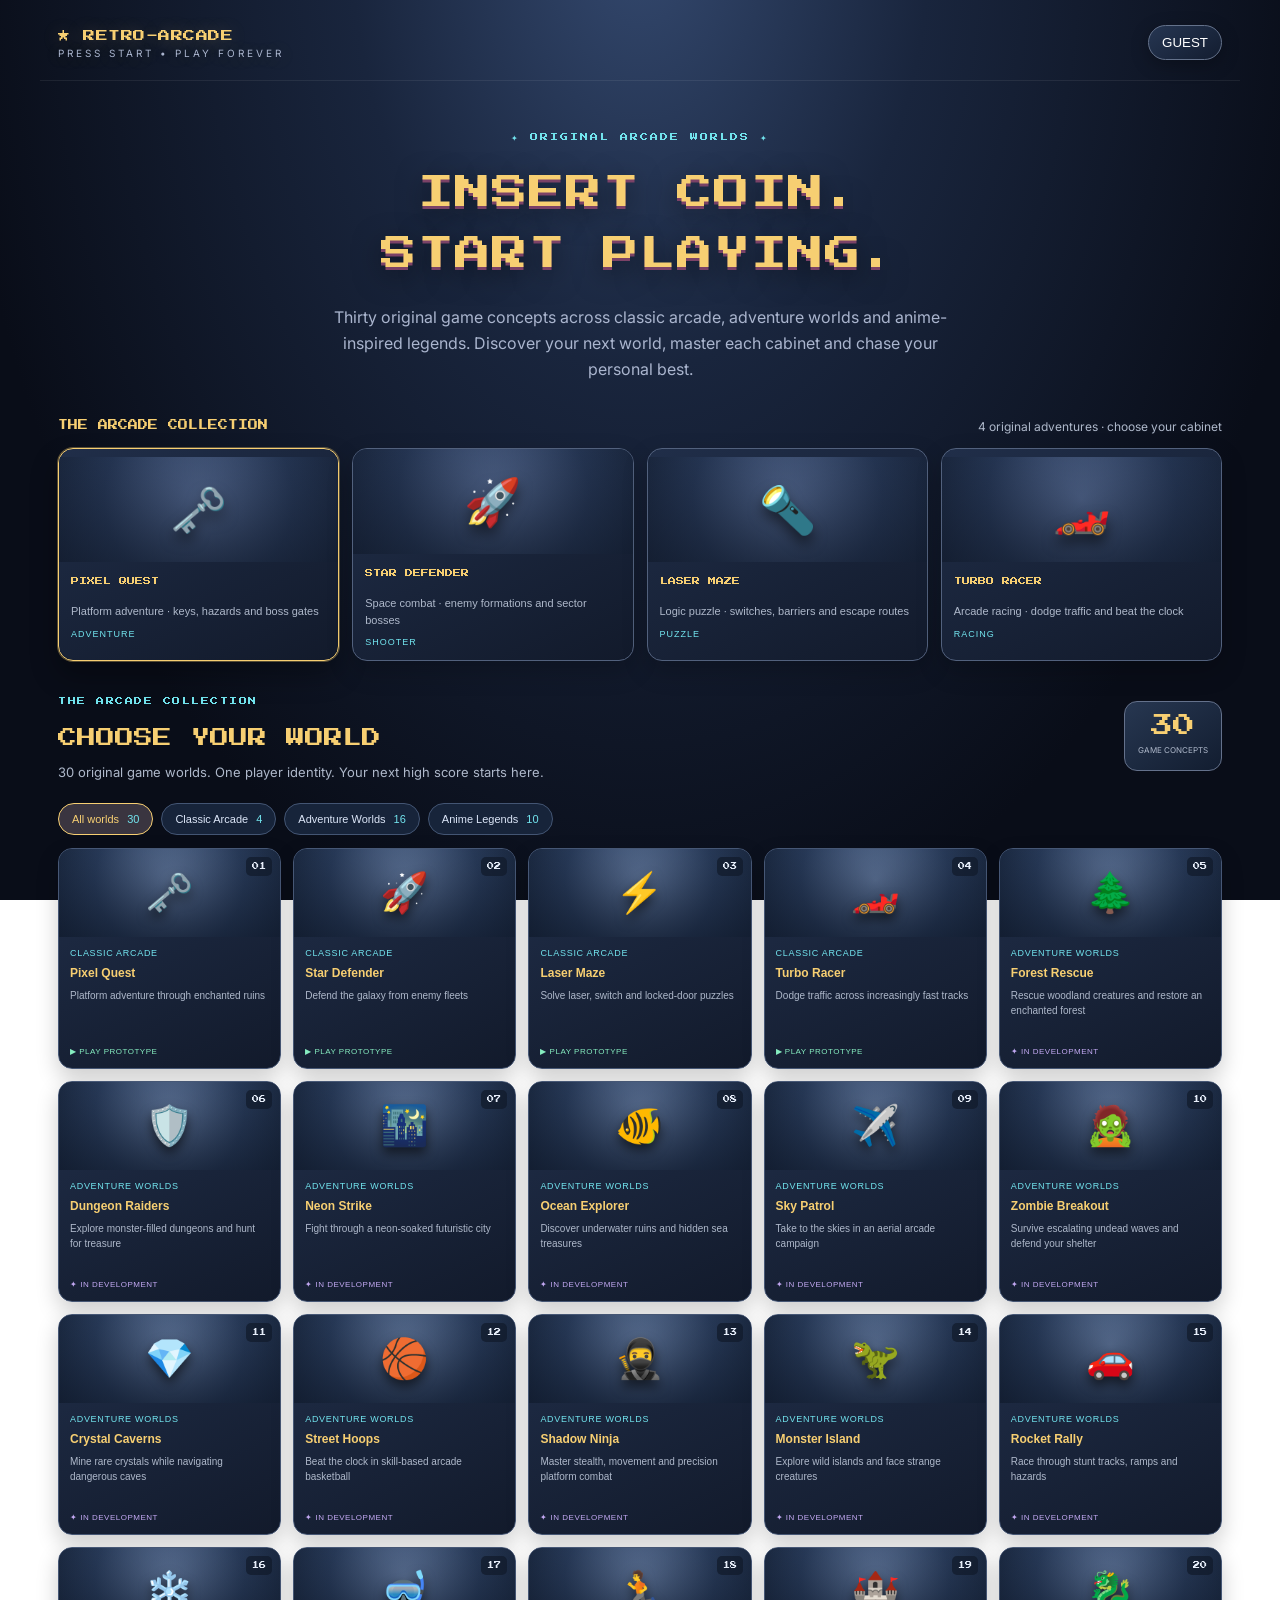
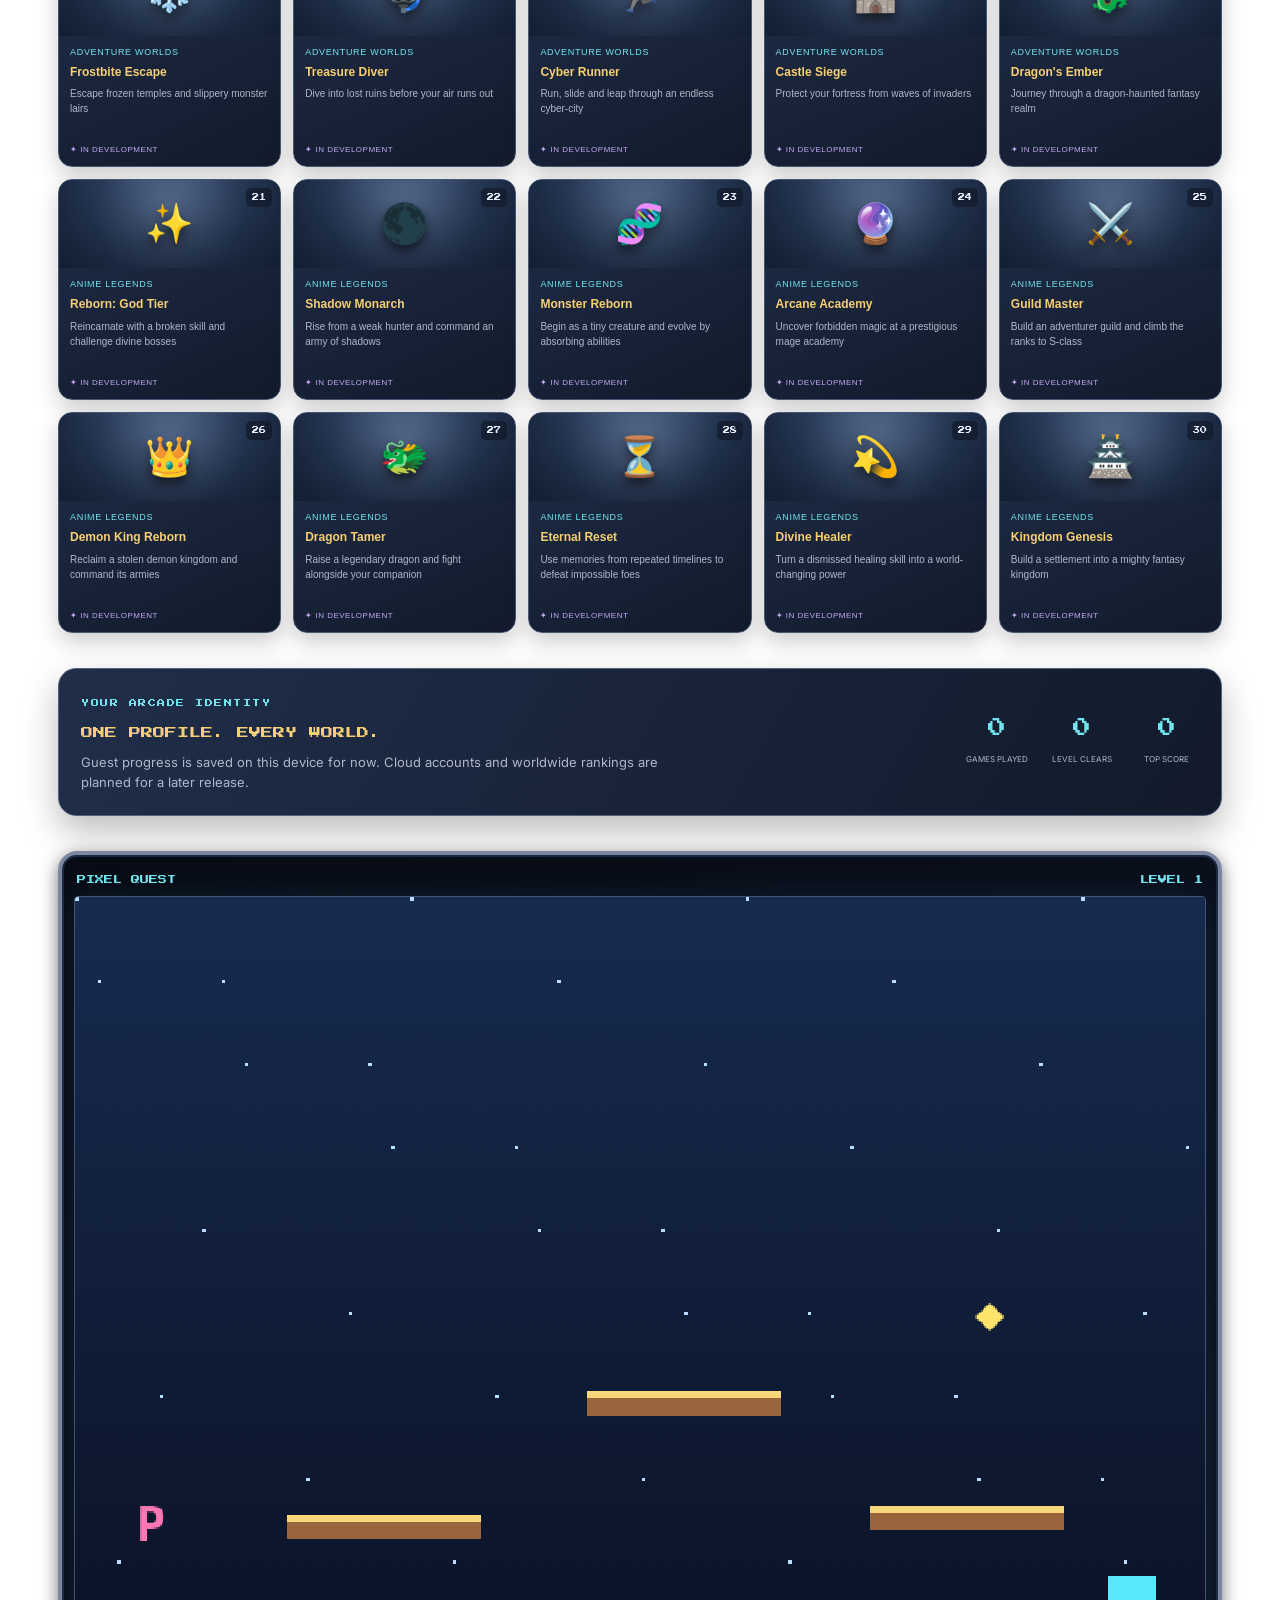
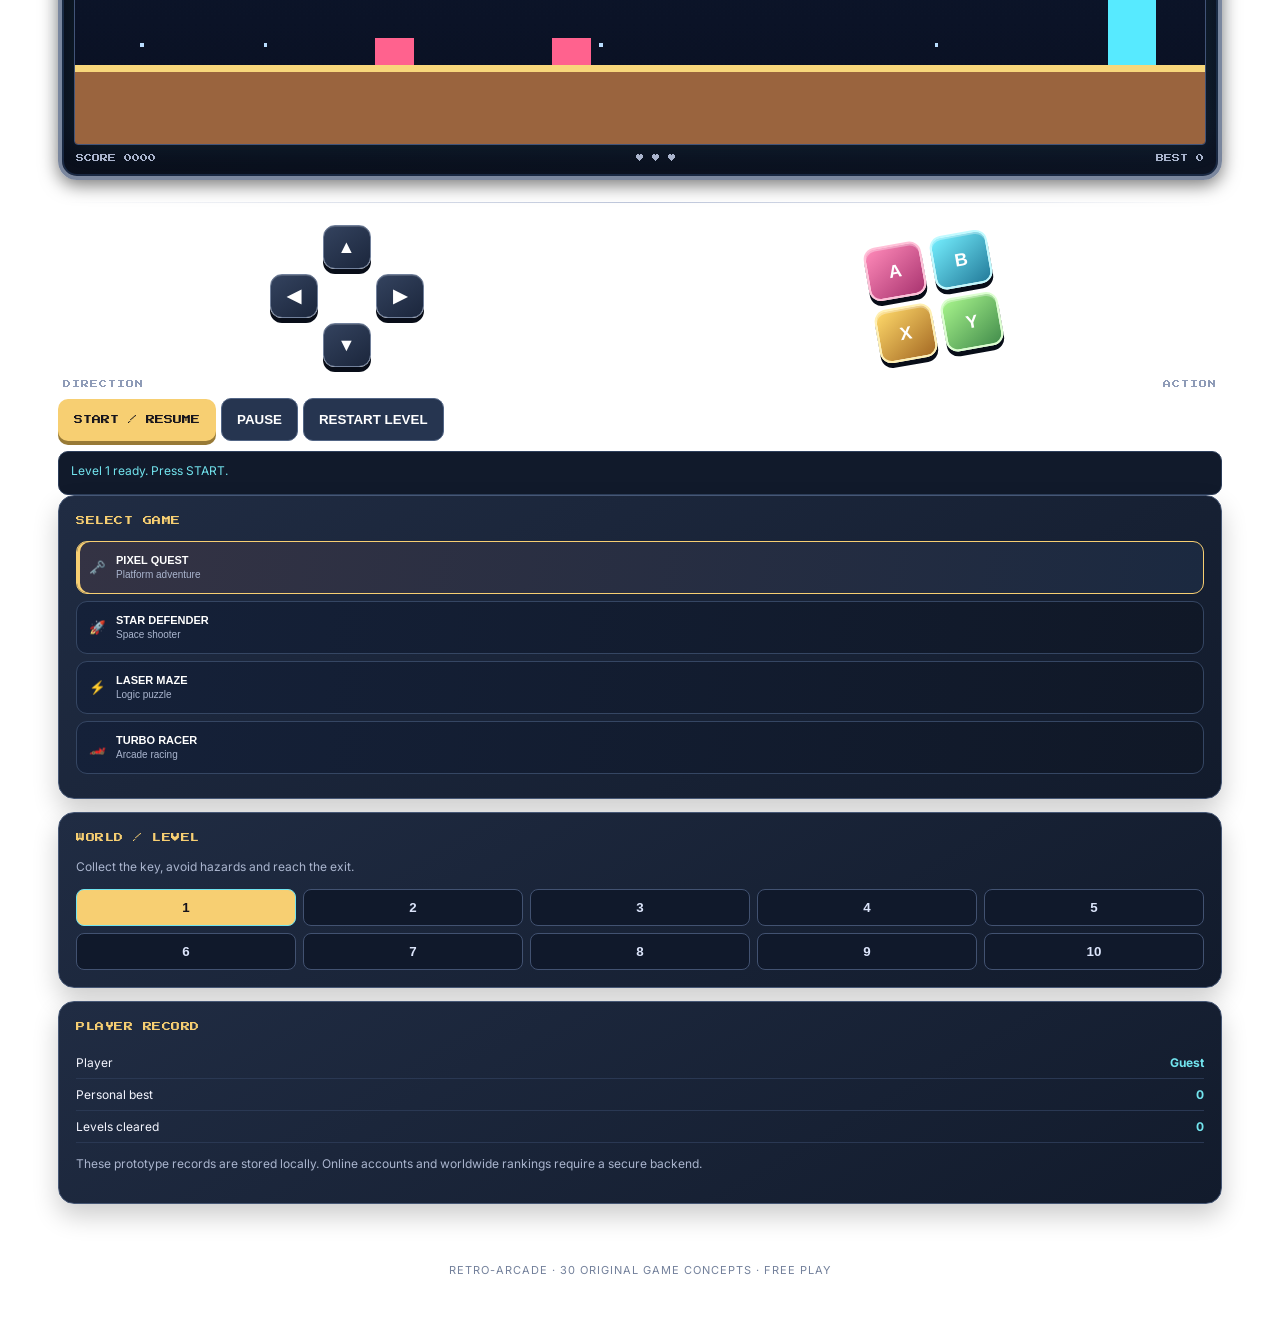
<file: retro-arcade-v5-index.html>
<!doctype html>
<html lang="en"><head><meta charset="utf-8"><meta name="viewport" content="width=device-width,initial-scale=1,viewport-fit=cover"><meta name="theme-color" content="#090d18"><title>RETRO-ARCADE — Arcade Edition</title>
<style>
@import url('https://fonts.googleapis.com/css2?family=Press+Start+2P&family=Inter:wght@400;700;800&display=swap');
:root{--gold:#ffd45a;--cyan:#57eaff;--pink:#ff6cae}*{box-sizing:border-box}body{margin:0;background:radial-gradient(ellipse at top,#26375e,#080c16 65%);color:#f5f6ff;font-family:Inter,sans-serif}header,main,footer{max-width:1100px;margin:auto;padding:18px}.brand{font:11px 'Press Start 2P';color:var(--gold);line-height:1.8}.brand small{display:block;font:10px Inter;letter-spacing:3px;color:#aab5ce}header{display:flex;justify-content:space-between;align-items:center}.chip{background:#202b43;color:white;border:1px solid #53617e;border-radius:20px;padding:9px 13px}.hero{text-align:center;padding:12px 0 24px}.hero h1{font:clamp(19px,4vw,34px)/1.7 'Press Start 2P';color:var(--gold);text-shadow:4px 4px #813f70}.hero p{color:#aab5ce;line-height:1.6}.layout{display:grid;grid-template-columns:minmax(0,1fr) 290px;gap:20px}.cabinet{max-width:620px;margin:auto;background:linear-gradient(145deg,#222c42,#101725);border:2px solid #53617e;border-radius:30px;padding:16px;box-shadow:0 20px 55px #0009}.screen{background:#050812;border:3px solid #65718c;border-radius:13px;padding:9px}.bar{display:flex;justify-content:space-between;color:var(--cyan);font:8px 'Press Start 2P';padding:6px 2px 10px}canvas{display:block;width:100%;aspect-ratio:4/3;background:#0b1530;border:1px solid #425478;image-rendering:pixelated;touch-action:none}.foot{display:flex;justify-content:space-between;color:#aab5ce;font:7px 'Press Start 2P';padding:9px 2px 2px}.divider{height:2px;background:linear-gradient(90deg,transparent,#68758e,transparent);margin:17px 3px}.controls{display:grid;grid-template-columns:1fr 1fr;align-items:center;gap:10px}.dpad{display:grid;grid-template-columns:repeat(3,43px);grid-template-rows:repeat(3,40px);justify-content:center;gap:4px}.ctrl{background:linear-gradient(145deg,#34435f,#1b263c);border:1px solid #71809b;color:white;border-radius:10px;box-shadow:0 4px #080d18;font-size:18px;font-weight:800;touch-action:none;user-select:none}.ctrl:active,.ctrl.down{transform:translateY(3px);box-shadow:0 1px #080d18}.dpad [data-k=up]{grid-area:1/2}.dpad [data-k=left]{grid-area:2/1}.dpad [data-k=right]{grid-area:2/3}.dpad [data-k=down]{grid-area:3/2}.actions{display:grid;grid-template-columns:repeat(2,53px);grid-template-rows:repeat(2,49px);gap:7px;justify-content:center;transform:rotate(-10deg)}.action{border-radius:50%;background:linear-gradient(145deg,#ff8ab9,#a93470);border:2px solid #ffc1d8}.action:nth-child(2){background:linear-gradient(145deg,#75efff,#237b9a);border-color:#c1faff}.action:nth-child(3){background:linear-gradient(145deg,#ffd96a,#a56a24);border-color:#fff0b2}.action:nth-child(4){background:linear-gradient(145deg,#a8f58c,#438d4c);border-color:#dcffd0}.labels{display:flex;justify-content:space-between;color:#8e9bb7;font:8px 'Press Start 2P';padding:13px 5px 0}.panel{background:linear-gradient(145deg,#18233b,#101727);border:1px solid #394968;border-radius:13px;padding:15px;margin-bottom:13px}.panel h2{font:9px 'Press Start 2P';color:var(--gold);line-height:1.8;margin:0 0 12px}.game{display:flex;align-items:center;gap:10px;width:100%;text-align:left;padding:10px;margin:7px 0;background:#111b30;border:1px solid #344564;border-radius:9px;color:white}.game.active{border-color:var(--gold);background:#2b2b36}.game strong{display:block;font-size:12px}.game small{color:#aab5ce}.levels{display:grid;grid-template-columns:repeat(5,1fr);gap:6px}.level{padding:9px 0;background:#10192b;border:1px solid #425271;color:#dbe4fa;border-radius:6px;font-weight:bold}.level.unlocked{border-color:var(--cyan);color:var(--cyan)}.level.current{background:var(--gold);color:#15121b}.muted{color:#aab5ce;font-size:12px;line-height:1.55}.stat{display:flex;justify-content:space-between;border-bottom:1px solid #2a3853;padding:8px 0;font-size:12px}.stat b{color:var(--cyan)}.primary,.secondary{padding:11px 13px;border-radius:8px;margin:10px 5px 0 0}.primary{background:var(--gold);border:0;color:#17151c;font:9px 'Press Start 2P';line-height:1.5}.secondary{background:#263550;border:1px solid #526585;color:white;font-weight:bold}.status{min-height:38px;color:var(--cyan);font-size:12px;line-height:1.5;margin-top:10px}footer{text-align:center;color:#73809b;font-size:11px}@media(max-width:800px){.layout{grid-template-columns:1fr}.cabinet{max-width:560px}.side{display:grid;grid-template-columns:1fr 1fr}}@media(max-width:520px){header,main,footer{padding:13px}.brand{font-size:9px}.hero h1{font-size:19px}.cabinet{padding:11px;border-radius:24px}.dpad{grid-template-columns:repeat(3,39px);grid-template-rows:repeat(3,37px)}.actions{grid-template-columns:repeat(2,48px);grid-template-rows:repeat(2,44px)}.side{display:block}}

/* V4 premium arcade skin */
:root{--gold:#f7cf72;--cyan:#72e4ee;--pink:#f18ab7;--ink:#090d18;--muted:#aeb8ca}
body{background:radial-gradient(ellipse at 50% -8%,#34496f 0,#19253d 32%,#090d18 76%);background-attachment:fixed}
header{max-width:1200px;padding-top:25px;padding-bottom:20px;border-bottom:1px solid #ffffff12}
.brand{font-size:12px;letter-spacing:.5px;text-shadow:0 2px 18px #f7cf7240}
.chip{background:linear-gradient(145deg,#263652,#131d30);border-color:#64728b;box-shadow:0 5px 18px #0004}
main{max-width:1200px}
.hero{padding:34px 0 30px}.hero>div:first-child{letter-spacing:2px}.hero h1{font-size:clamp(20px,3vw,36px);letter-spacing:1px;text-shadow:0 3px 0 #7b4267,0 8px 28px #0008;margin:20px 0}.hero p{max-width:620px;margin:0 auto;font-size:16px}
.library{margin:4px 0 28px}.section-head{display:flex;justify-content:space-between;align-items:end;gap:12px;margin-bottom:14px}.section-head h2{font:10px 'Press Start 2P';color:var(--gold);line-height:1.8;margin:0}.section-head span{color:#aeb8ca;font-size:12px}
.game-grid{display:grid;grid-template-columns:repeat(4,minmax(0,1fr));gap:13px}
.game-card{position:relative;overflow:hidden;text-align:left;padding:0;background:linear-gradient(155deg,#202e49,#121a2b);border:1px solid #52617d;border-radius:15px;color:#f5f6ff;cursor:pointer;box-shadow:0 10px 26px #0003;transition:.18s transform,.18s border-color,.18s box-shadow;min-width:0}
.game-card:hover{transform:translateY(-3px);border-color:var(--gold);box-shadow:0 16px 30px #0005}.game-card.selected{border-color:var(--gold);box-shadow:0 0 0 1px #f7cf7255,0 14px 28px #0005}
.art{height:105px;display:grid;place-items:center;font-size:46px;background:radial-gradient(circle at 50% 40%,#51658b,#243451 62%,#18243a);position:relative}.art:after{content:'';position:absolute;inset:0;background:linear-gradient(180deg,transparent,#111a2b88)}.art span{position:relative;z-index:1;filter:drop-shadow(0 8px 7px #0008)}
.card-copy{padding:12px}.card-copy strong{display:block;font:8px 'Press Start 2P';color:var(--gold);line-height:1.8;min-height:29px}.card-copy small{display:block;color:#aeb8ca;font-size:11px;line-height:1.5}.card-tag{display:inline-block;margin-top:9px;color:var(--cyan);font-size:9px;letter-spacing:1px;text-transform:uppercase}
.layout{align-items:start;gap:24px}.cabinet{max-width:680px;padding:18px;border-radius:34px;background:linear-gradient(145deg,#303b52 0%,#1b263b 35%,#111827 100%);border:2px solid #77839b;box-shadow:inset 0 1px #ffffff30,0 28px 65px #0008,0 0 0 6px #111827}
.screen{border:4px solid #7b879e;border-radius:19px;padding:12px;background:linear-gradient(145deg,#070b15,#0c1322);box-shadow:inset 0 0 0 2px #1a2943,0 5px 18px #0008}
canvas{border-radius:4px;box-shadow:0 0 30px #4bc8e31a}.bar{font-size:9px;padding:8px 3px 12px}.foot{font-size:8px}
.divider{height:1px;margin:22px 6px;background:linear-gradient(90deg,transparent,#9ba8c7aa,transparent)}
.dpad{grid-template-columns:repeat(3,48px);grid-template-rows:repeat(3,44px);gap:5px}.ctrl{border-radius:12px;box-shadow:0 5px #080d18, inset 0 1px #ffffff2b}.actions{grid-template-columns:repeat(2,58px);grid-template-rows:repeat(2,54px);gap:9px}.action{box-shadow:0 5px 0 #080d18, inset 0 2px #ffffff55}.labels{font-size:8px;letter-spacing:1px}
.panel{background:linear-gradient(150deg,#202c43,#121b2c);border:1px solid #465775;border-radius:16px;box-shadow:0 12px 26px #0003;padding:17px}.panel h2{font-size:9px;letter-spacing:.5px}.game{background:linear-gradient(100deg,#152139,#101827);border-color:#354663;border-radius:11px;padding:12px}.game.active{background:linear-gradient(100deg,#343344,#1b2940);border-color:var(--gold);box-shadow:inset 3px 0 var(--gold)}.game strong{font-size:11px}.game small{font-size:10px}.levels{gap:7px}.level{border-radius:8px;padding:10px 0}.primary{box-shadow:0 4px 0 #987a36;border-radius:10px;padding:14px 16px}.secondary{border-radius:10px;padding:13px 15px}.status{padding:10px 12px;background:#111a2b;border:1px solid #2d3e5b;border-radius:10px;min-height:44px}
footer{padding:28px 16px 40px;letter-spacing:1px}
@media(max-width:900px){.game-grid{grid-template-columns:repeat(2,minmax(0,1fr))}.layout{grid-template-columns:minmax(0,1fr) 270px}.cabinet{padding:13px}}
@media(max-width:700px){.layout{grid-template-columns:1fr}.cabinet{max-width:560px}.side{display:grid;grid-template-columns:1fr 1fr}.game-grid{gap:10px}.art{height:90px}}
@media(max-width:520px){header,main,footer{padding-left:15px;padding-right:15px}.hero{padding:27px 0 22px}.hero p{font-size:14px}.game-grid{gap:8px}.art{height:78px;font-size:38px}.card-copy{padding:10px}.card-copy strong{font-size:7px}.card-copy small{font-size:10px}.cabinet{padding:10px;border-radius:25px}.screen{padding:8px;border-width:3px}.dpad{grid-template-columns:repeat(3,40px);grid-template-rows:repeat(3,37px)}.actions{grid-template-columns:repeat(2,49px);grid-template-rows:repeat(2,46px)}.side{display:block}}


.catalog-section{margin:28px 0 34px}.catalog-heading{display:flex;justify-content:space-between;align-items:center;gap:15px;margin-bottom:18px}.eyebrow{font:8px 'Press Start 2P';color:var(--cyan);letter-spacing:1.5px}.catalog-heading h2,.identity-panel h2{font:clamp(14px,2vw,19px) 'Press Start 2P';line-height:1.8;color:var(--gold);margin:12px 0 7px}.catalog-heading p,.identity-panel p{color:#aeb8ca;font-size:13px;line-height:1.6;margin:0;max-width:620px}.catalog-count{min-width:82px;text-align:center;padding:13px;background:linear-gradient(145deg,#273751,#121d30);border:1px solid #64718b;border-radius:13px}.catalog-count b{display:block;font:22px 'Press Start 2P';color:var(--gold)}.catalog-count small{font-size:8px;color:#aeb8ca}.filter-row{display:flex;gap:8px;overflow-x:auto;padding:2px 0 13px}.filter{white-space:nowrap;background:#17243a;border:1px solid #435573;color:#dce6f8;border-radius:22px;padding:9px 13px;font-size:11px}.filter span{color:var(--cyan);margin-left:5px}.filter.active{background:#3a3540;border-color:var(--gold);color:var(--gold)}.catalog-grid{display:grid;grid-template-columns:repeat(5,minmax(0,1fr));gap:12px}.catalog-card{padding:0;overflow:hidden;text-align:left;background:linear-gradient(155deg,#202e49,#121a2b);border:1px solid #465775;border-radius:14px;color:#f5f6ff;min-width:0;cursor:pointer;box-shadow:0 9px 22px #0003;transition:transform .18s,border-color .18s}.catalog-card:hover{transform:translateY(-3px);border-color:var(--gold)}.catalog-art{height:88px;display:grid;place-items:center;position:relative;background:radial-gradient(circle at 50% 35%,#60769a,#273957 60%,#17243a);font-size:39px}.catalog-art:after{content:'';position:absolute;inset:0;background:linear-gradient(180deg,transparent,#101a2c99)}.catalog-art span{position:relative;z-index:1;filter:drop-shadow(0 6px 6px #0009)}.catalog-art i{position:absolute;right:8px;top:8px;z-index:2;font-style:normal;font:7px 'Press Start 2P';color:#e6edf9;background:#111a2bbb;padding:6px;border-radius:5px}.catalog-copy{padding:11px}.catalog-copy>small{display:block;color:var(--cyan);font-size:9px;text-transform:uppercase;letter-spacing:.7px;margin-bottom:7px}.catalog-copy strong{display:block;font-size:12px;line-height:1.4;color:var(--gold)}.catalog-copy p{font-size:10px;line-height:1.5;color:#aeb8ca;min-height:45px;margin:6px 0 9px}.catalog-copy em{font-style:normal;font-size:8px;letter-spacing:.5px}.catalog-copy .live{color:#86edc0}.catalog-copy .soon{color:#c3a9f3}.identity-panel{display:flex;justify-content:space-between;align-items:center;gap:24px;margin:35px 0;padding:22px;background:linear-gradient(120deg,#202e49,#121a2b);border:1px solid #52617d;border-radius:18px;box-shadow:0 15px 35px #0004}.identity-panel h2{font-size:12px}.identity-stats{display:flex;gap:20px}.identity-stats div{text-align:center;min-width:65px}.identity-stats b{display:block;font:18px 'Press Start 2P';color:var(--cyan);margin-bottom:9px}.identity-stats small{font-size:8px;color:#aeb8ca}
@media(max-width:1000px){.catalog-grid{grid-template-columns:repeat(4,minmax(0,1fr))}}@media(max-width:720px){.catalog-grid{grid-template-columns:repeat(2,minmax(0,1fr))}.identity-panel{display:block}.identity-stats{justify-content:space-between;margin-top:20px}.catalog-heading h2{font-size:14px}}@media(max-width:390px){.catalog-copy{padding:9px}.catalog-copy strong{font-size:11px}.catalog-art{height:76px}}
</style></head><body>
<header><div class="brand">★ RETRO-ARCADE<small>PRESS START • PLAY FOREVER</small></div><button class="chip" id="player">GUEST</button></header>
<main><section class="hero"><div style="font:8px 'Press Start 2P';color:var(--cyan)">✦ ORIGINAL ARCADE WORLDS ✦</div><h1>INSERT COIN.<br>START PLAYING.</h1><p>Thirty original game concepts across classic arcade, adventure worlds and anime-inspired legends. Discover your next world, master each cabinet and chase your personal best.</p></section>
<section class="library"><div class="section-head"><h2>THE ARCADE COLLECTION</h2><span>4 original adventures · choose your cabinet</span></div><div class="game-grid">
<button class="game-card selected" data-game="quest"><div class="art"><span>🗝️</span></div><div class="card-copy"><strong>PIXEL QUEST</strong><small>Platform adventure · keys, hazards and boss gates</small><span class="card-tag">Adventure</span></div></button>
<button class="game-card" data-game="defender"><div class="art"><span>🚀</span></div><div class="card-copy"><strong>STAR DEFENDER</strong><small>Space combat · enemy formations and sector bosses</small><span class="card-tag">Shooter</span></div></button>
<button class="game-card" data-game="maze"><div class="art"><span>🔦</span></div><div class="card-copy"><strong>LASER MAZE</strong><small>Logic puzzle · switches, barriers and escape routes</small><span class="card-tag">Puzzle</span></div></button>
<button class="game-card" data-game="racer"><div class="art"><span>🏎️</span></div><div class="card-copy"><strong>TURBO RACER</strong><small>Arcade racing · dodge traffic and beat the clock</small><span class="card-tag">Racing</span></div></button>
</div></section>

<section class="catalog-section">
  <div class="catalog-heading"><div><span class="eyebrow">THE ARCADE COLLECTION</span><h2>CHOOSE YOUR WORLD</h2><p>30 original game worlds. One player identity. Your next high score starts here.</p></div>
  <div class="catalog-count"><b>30</b><small>GAME CONCEPTS</small></div></div>
  <div class="filter-row" role="group" aria-label="Filter games">
    <button class="filter active" data-filter="All">All worlds <span>30</span></button>
    <button class="filter" data-filter="Classic Arcade">Classic Arcade <span>4</span></button>
    <button class="filter" data-filter="Adventure Worlds">Adventure Worlds <span>16</span></button>
    <button class="filter" data-filter="Anime Legends">Anime Legends <span>10</span></button>
  </div>
  <div class="catalog-grid"><button class="catalog-card" data-catalog="quest" data-category="Classic Arcade">
      <div class="catalog-art"><span>🗝️</span><i>01</i></div>
      <div class="catalog-copy"><small>Classic Arcade</small><strong>Pixel Quest</strong><p>Platform adventure through enchanted ruins</p>
      <em class="live">▶ PLAY PROTOTYPE</em></div>
    </button><button class="catalog-card" data-catalog="defender" data-category="Classic Arcade">
      <div class="catalog-art"><span>🚀</span><i>02</i></div>
      <div class="catalog-copy"><small>Classic Arcade</small><strong>Star Defender</strong><p>Defend the galaxy from enemy fleets</p>
      <em class="live">▶ PLAY PROTOTYPE</em></div>
    </button><button class="catalog-card" data-catalog="maze" data-category="Classic Arcade">
      <div class="catalog-art"><span>⚡</span><i>03</i></div>
      <div class="catalog-copy"><small>Classic Arcade</small><strong>Laser Maze</strong><p>Solve laser, switch and locked-door puzzles</p>
      <em class="live">▶ PLAY PROTOTYPE</em></div>
    </button><button class="catalog-card" data-catalog="racer" data-category="Classic Arcade">
      <div class="catalog-art"><span>🏎️</span><i>04</i></div>
      <div class="catalog-copy"><small>Classic Arcade</small><strong>Turbo Racer</strong><p>Dodge traffic across increasingly fast tracks</p>
      <em class="live">▶ PLAY PROTOTYPE</em></div>
    </button><button class="catalog-card" data-catalog="" data-category="Adventure Worlds">
      <div class="catalog-art"><span>🌲</span><i>05</i></div>
      <div class="catalog-copy"><small>Adventure Worlds</small><strong>Forest Rescue</strong><p>Rescue woodland creatures and restore an enchanted forest</p>
      <em class="soon">✦ IN DEVELOPMENT</em></div>
    </button><button class="catalog-card" data-catalog="" data-category="Adventure Worlds">
      <div class="catalog-art"><span>🛡️</span><i>06</i></div>
      <div class="catalog-copy"><small>Adventure Worlds</small><strong>Dungeon Raiders</strong><p>Explore monster-filled dungeons and hunt for treasure</p>
      <em class="soon">✦ IN DEVELOPMENT</em></div>
    </button><button class="catalog-card" data-catalog="" data-category="Adventure Worlds">
      <div class="catalog-art"><span>🌃</span><i>07</i></div>
      <div class="catalog-copy"><small>Adventure Worlds</small><strong>Neon Strike</strong><p>Fight through a neon-soaked futuristic city</p>
      <em class="soon">✦ IN DEVELOPMENT</em></div>
    </button><button class="catalog-card" data-catalog="" data-category="Adventure Worlds">
      <div class="catalog-art"><span>🐠</span><i>08</i></div>
      <div class="catalog-copy"><small>Adventure Worlds</small><strong>Ocean Explorer</strong><p>Discover underwater ruins and hidden sea treasures</p>
      <em class="soon">✦ IN DEVELOPMENT</em></div>
    </button><button class="catalog-card" data-catalog="" data-category="Adventure Worlds">
      <div class="catalog-art"><span>✈️</span><i>09</i></div>
      <div class="catalog-copy"><small>Adventure Worlds</small><strong>Sky Patrol</strong><p>Take to the skies in an aerial arcade campaign</p>
      <em class="soon">✦ IN DEVELOPMENT</em></div>
    </button><button class="catalog-card" data-catalog="" data-category="Adventure Worlds">
      <div class="catalog-art"><span>🧟</span><i>10</i></div>
      <div class="catalog-copy"><small>Adventure Worlds</small><strong>Zombie Breakout</strong><p>Survive escalating undead waves and defend your shelter</p>
      <em class="soon">✦ IN DEVELOPMENT</em></div>
    </button><button class="catalog-card" data-catalog="" data-category="Adventure Worlds">
      <div class="catalog-art"><span>💎</span><i>11</i></div>
      <div class="catalog-copy"><small>Adventure Worlds</small><strong>Crystal Caverns</strong><p>Mine rare crystals while navigating dangerous caves</p>
      <em class="soon">✦ IN DEVELOPMENT</em></div>
    </button><button class="catalog-card" data-catalog="" data-category="Adventure Worlds">
      <div class="catalog-art"><span>🏀</span><i>12</i></div>
      <div class="catalog-copy"><small>Adventure Worlds</small><strong>Street Hoops</strong><p>Beat the clock in skill-based arcade basketball</p>
      <em class="soon">✦ IN DEVELOPMENT</em></div>
    </button><button class="catalog-card" data-catalog="" data-category="Adventure Worlds">
      <div class="catalog-art"><span>🥷</span><i>13</i></div>
      <div class="catalog-copy"><small>Adventure Worlds</small><strong>Shadow Ninja</strong><p>Master stealth, movement and precision platform combat</p>
      <em class="soon">✦ IN DEVELOPMENT</em></div>
    </button><button class="catalog-card" data-catalog="" data-category="Adventure Worlds">
      <div class="catalog-art"><span>🦖</span><i>14</i></div>
      <div class="catalog-copy"><small>Adventure Worlds</small><strong>Monster Island</strong><p>Explore wild islands and face strange creatures</p>
      <em class="soon">✦ IN DEVELOPMENT</em></div>
    </button><button class="catalog-card" data-catalog="" data-category="Adventure Worlds">
      <div class="catalog-art"><span>🚗</span><i>15</i></div>
      <div class="catalog-copy"><small>Adventure Worlds</small><strong>Rocket Rally</strong><p>Race through stunt tracks, ramps and hazards</p>
      <em class="soon">✦ IN DEVELOPMENT</em></div>
    </button><button class="catalog-card" data-catalog="" data-category="Adventure Worlds">
      <div class="catalog-art"><span>❄️</span><i>16</i></div>
      <div class="catalog-copy"><small>Adventure Worlds</small><strong>Frostbite Escape</strong><p>Escape frozen temples and slippery monster lairs</p>
      <em class="soon">✦ IN DEVELOPMENT</em></div>
    </button><button class="catalog-card" data-catalog="" data-category="Adventure Worlds">
      <div class="catalog-art"><span>🤿</span><i>17</i></div>
      <div class="catalog-copy"><small>Adventure Worlds</small><strong>Treasure Diver</strong><p>Dive into lost ruins before your air runs out</p>
      <em class="soon">✦ IN DEVELOPMENT</em></div>
    </button><button class="catalog-card" data-catalog="" data-category="Adventure Worlds">
      <div class="catalog-art"><span>🏃</span><i>18</i></div>
      <div class="catalog-copy"><small>Adventure Worlds</small><strong>Cyber Runner</strong><p>Run, slide and leap through an endless cyber-city</p>
      <em class="soon">✦ IN DEVELOPMENT</em></div>
    </button><button class="catalog-card" data-catalog="" data-category="Adventure Worlds">
      <div class="catalog-art"><span>🏰</span><i>19</i></div>
      <div class="catalog-copy"><small>Adventure Worlds</small><strong>Castle Siege</strong><p>Protect your fortress from waves of invaders</p>
      <em class="soon">✦ IN DEVELOPMENT</em></div>
    </button><button class="catalog-card" data-catalog="" data-category="Adventure Worlds">
      <div class="catalog-art"><span>🐉</span><i>20</i></div>
      <div class="catalog-copy"><small>Adventure Worlds</small><strong>Dragon's Ember</strong><p>Journey through a dragon-haunted fantasy realm</p>
      <em class="soon">✦ IN DEVELOPMENT</em></div>
    </button><button class="catalog-card" data-catalog="" data-category="Anime Legends">
      <div class="catalog-art"><span>✨</span><i>21</i></div>
      <div class="catalog-copy"><small>Anime Legends</small><strong>Reborn: God Tier</strong><p>Reincarnate with a broken skill and challenge divine bosses</p>
      <em class="soon">✦ IN DEVELOPMENT</em></div>
    </button><button class="catalog-card" data-catalog="" data-category="Anime Legends">
      <div class="catalog-art"><span>🌑</span><i>22</i></div>
      <div class="catalog-copy"><small>Anime Legends</small><strong>Shadow Monarch</strong><p>Rise from a weak hunter and command an army of shadows</p>
      <em class="soon">✦ IN DEVELOPMENT</em></div>
    </button><button class="catalog-card" data-catalog="" data-category="Anime Legends">
      <div class="catalog-art"><span>🧬</span><i>23</i></div>
      <div class="catalog-copy"><small>Anime Legends</small><strong>Monster Reborn</strong><p>Begin as a tiny creature and evolve by absorbing abilities</p>
      <em class="soon">✦ IN DEVELOPMENT</em></div>
    </button><button class="catalog-card" data-catalog="" data-category="Anime Legends">
      <div class="catalog-art"><span>🔮</span><i>24</i></div>
      <div class="catalog-copy"><small>Anime Legends</small><strong>Arcane Academy</strong><p>Uncover forbidden magic at a prestigious mage academy</p>
      <em class="soon">✦ IN DEVELOPMENT</em></div>
    </button><button class="catalog-card" data-catalog="" data-category="Anime Legends">
      <div class="catalog-art"><span>⚔️</span><i>25</i></div>
      <div class="catalog-copy"><small>Anime Legends</small><strong>Guild Master</strong><p>Build an adventurer guild and climb the ranks to S-class</p>
      <em class="soon">✦ IN DEVELOPMENT</em></div>
    </button><button class="catalog-card" data-catalog="" data-category="Anime Legends">
      <div class="catalog-art"><span>👑</span><i>26</i></div>
      <div class="catalog-copy"><small>Anime Legends</small><strong>Demon King Reborn</strong><p>Reclaim a stolen demon kingdom and command its armies</p>
      <em class="soon">✦ IN DEVELOPMENT</em></div>
    </button><button class="catalog-card" data-catalog="" data-category="Anime Legends">
      <div class="catalog-art"><span>🐲</span><i>27</i></div>
      <div class="catalog-copy"><small>Anime Legends</small><strong>Dragon Tamer</strong><p>Raise a legendary dragon and fight alongside your companion</p>
      <em class="soon">✦ IN DEVELOPMENT</em></div>
    </button><button class="catalog-card" data-catalog="" data-category="Anime Legends">
      <div class="catalog-art"><span>⏳</span><i>28</i></div>
      <div class="catalog-copy"><small>Anime Legends</small><strong>Eternal Reset</strong><p>Use memories from repeated timelines to defeat impossible foes</p>
      <em class="soon">✦ IN DEVELOPMENT</em></div>
    </button><button class="catalog-card" data-catalog="" data-category="Anime Legends">
      <div class="catalog-art"><span>💫</span><i>29</i></div>
      <div class="catalog-copy"><small>Anime Legends</small><strong>Divine Healer</strong><p>Turn a dismissed healing skill into a world-changing power</p>
      <em class="soon">✦ IN DEVELOPMENT</em></div>
    </button><button class="catalog-card" data-catalog="" data-category="Anime Legends">
      <div class="catalog-art"><span>🏯</span><i>30</i></div>
      <div class="catalog-copy"><small>Anime Legends</small><strong>Kingdom Genesis</strong><p>Build a settlement into a mighty fantasy kingdom</p>
      <em class="soon">✦ IN DEVELOPMENT</em></div>
    </button></div>
</section>
<section class="identity-panel">
 <div><span class="eyebrow">YOUR ARCADE IDENTITY</span><h2>ONE PROFILE. EVERY WORLD.</h2><p>Guest progress is saved on this device for now. Cloud accounts and worldwide rankings are planned for a later release.</p></div>
 <div class="identity-stats"><div><b id="profile-games">0</b><small>GAMES PLAYED</small></div><div><b id="profile-clears">0</b><small>LEVEL CLEARS</small></div><div><b id="profile-best">0</b><small>TOP SCORE</small></div></div>
</section>

<div class="layout><section><div class="cabinet"><div class="screen"><div class="bar"><span id="title">PIXEL QUEST</span><span id="levellabel">LEVEL 1</span></div><canvas id="game" width="640" height="480"></canvas><div class="foot"><span id="score">SCORE 0000</span><span id="lives">♥ ♥ ♥</span><span id="best">BEST 0000</span></div></div><div class="divider"></div><div class="controls"><div class="dpad"><button class="ctrl" data-k="up">▲</button><button class="ctrl" data-k="left">◀</button><button class="ctrl" data-k="right">▶</button><button class="ctrl" data-k="down">▼</button></div><div class="actions"><button class="ctrl action" data-k="a">A</button><button class="ctrl action" data-k="b">B</button><button class="ctrl action" data-k="x">X</button><button class="ctrl action" data-k="y">Y</button></div></div><div class="labels"><span>DIRECTION</span><span>ACTION</span></div></div><button class="primary" id="start">START / RESUME</button><button class="secondary" id="pause">PAUSE</button><button class="secondary" id="restart">RESTART LEVEL</button><div class="status" id="status">Choose a game and press START. Guest progress and personal bests save on this device.</div></section>
<aside class="side"><div class="panel"><h2>SELECT GAME</h2><button class="game active" data-game="quest"><span>🗝️</span><span><strong>PIXEL QUEST</strong><small>Platform adventure</small></span></button><button class="game" data-game="defender"><span>🚀</span><span><strong>STAR DEFENDER</strong><small>Space shooter</small></span></button><button class="game" data-game="maze"><span>⚡</span><span><strong>LASER MAZE</strong><small>Logic puzzle</small></span></button><button class="game" data-game="racer"><span>🏎️</span><span><strong>TURBO RACER</strong><small>Arcade racing</small></span></button></div><div class="panel"><h2>WORLD / LEVEL</h2><p class="muted" id="desc">Collect the key, avoid hazards and reach the exit.</p><div class="levels" id="levels"></div></div><div class="panel"><h2>PLAYER RECORD</h2><div class="stat"><span>Player</span><b id="playername">Guest</b></div><div class="stat"><span>Personal best</span><b id="personalbest">0</b></div><div class="stat"><span>Levels cleared</span><b id="cleared">0</b></div><p class="muted">These prototype records are stored locally. Online accounts and worldwide rankings require a secure backend.</p></div></aside></div></main><footer>RETRO-ARCADE · 30 ORIGINAL GAME CONCEPTS · FREE PLAY</footer>

<script>
(()=> {
 const cards=[...document.querySelectorAll('.catalog-card')], filters=[...document.querySelectorAll('.filter')];
 filters.forEach(f=>f.addEventListener('click',()=>{
   filters.forEach(x=>x.classList.toggle('active',x===f));
   cards.forEach(c=>c.hidden=!(f.dataset.filter==='All'||c.dataset.category===f.dataset.filter));
 }));
 cards.forEach(c=>c.addEventListener('click',()=>{
   const k=c.dataset.catalog;
   if(k){document.querySelector(`.game[data-game="${k}"]`)?.click();document.querySelector('.layout')?.scrollIntoView({behavior:'smooth',block:'start'});}
   else {const title=c.querySelector('strong').textContent;const s=document.getElementById('status');if(s)s.textContent=title+' is in the development queue. The original game concept is planned; it is not playable in this release yet.';}
 }));
 const refresh=()=>{
  try{
   const s=JSON.parse(localStorage.raV3||'{}');
   document.getElementById('profile-games').textContent=Object.keys(s.best||{}).length;
   document.getElementById('profile-clears').textContent=Object.values(s.cleared||{}).reduce((a,b)=>a+b,0);
   document.getElementById('profile-best').textContent=Math.max(0,...Object.values(s.best||{}));
  }catch(e){}
 };
 refresh();setInterval(refresh,1500);
})();
</script>
<script>
(()=>{const $=id=>document.getElementById(id),c=$('game'),x=c.getContext('2d'),names={quest:'PIXEL QUEST',defender:'STAR DEFENDER',maze:'LASER MAZE',racer:'TURBO RACER'},desc={quest:'Collect the key, avoid hazards and reach the exit.',defender:'Clear enemy waves and survive the sector boss.',maze:'Navigate switches, crates and locked exits.',racer:'Dodge traffic and survive increasingly fast stages.'},saved=JSON.parse(localStorage.raV3||'{}'),store={progress:saved.progress||{},best:saved.best||{},cleared:saved.cleared||{},player:saved.player||'Guest'};let game='quest',level=1,score=0,lives=3,world={},keys={},running=false,raf=0,t=0;
function persist(){localStorage.raV3=JSON.stringify(store)}function say(s){$('status').textContent=s}function beep(){try{let a=beep.a||(beep.a=new AudioContext),o=a.createOscillator(),g=a.createGain();o.connect(g);g.connect(a.destination);g.gain.value=.02;o.frequency.value=520;o.start();o.stop(a.currentTime+.06)}catch(e){}}
function ui(){$('title').textContent=names[game];$('levellabel').textContent='LEVEL '+level;$('score').textContent='SCORE '+String(score).padStart(4,'0');$('best').textContent='BEST '+String(store.best[game]||0);$('lives').textContent='♥ '.repeat(lives);$('desc').textContent=desc[game];$('playername').textContent=store.player;$('personalbest').textContent=store.best[game]||0;$('cleared').textContent=Object.values(store.cleared).reduce((a,b)=>a+b,0);document.querySelectorAll('.game').forEach(b=>b.classList.toggle('active',b.dataset.game===game));document.querySelectorAll('.game-card').forEach(b=>b.classList.toggle('selected',b.dataset.game===game));$('levels').innerHTML=Array.from({length:10},(_,i)=>{let n=i+1,ok=n<=Math.max(1,store.progress[game]||1);return `<button class="level ${ok?'unlocked':''} ${n===level?'current':''}" data-level="${n}" ${ok?'':'disabled'}>${n}</button>`}).join('')}
function setup(){pause();score=0;lives=3;t=0;keys={};if(game==='quest')world={x:35,y:365,vy:0,key:false,plats:[[0,435,640,45],[120,350,110,14],[290,280,110,14],[450,345,110,14]],hazards:Array.from({length:level+1},(_,i)=>({x:170+i*100,d:i%2?1:-1}))};if(game==='defender')world={ship:300,shots:[],foes:Array.from({length:5+level},(_,i)=>({x:35+i%8*75,y:65+Math.floor(i/8)*55,d:i%2?1:-1,alive:true})),boss:level%3===0?{hp:8+level*2,x:250}:null};if(game==='maze')world={map:['##########','#P...#...#','#.##.#.#K#','#....S...#','###.###..#','#......E.#','##########'].map(r=>r.split('')),px:1,py:1};if(game==='racer')world={car:300,traffic:Array.from({length:5+level},(_,i)=>({x:125+(i%4)*100,y:-i*120,s:2+level*.4+Math.random()*1.5})),dist:0};ui();draw();say('Level '+level+' ready. Press START.')}
function rect(a,b,w,h,col){x.fillStyle=col;x.fillRect(a,b,w,h)}function txt(s,a,b,size=16,col='#fff'){x.fillStyle=col;x.font='bold '+size+'px monospace';x.fillText(s,a,b)}
function bg(){let g=x.createLinearGradient(0,0,0,480);g.addColorStop(0,'#172b50');g.addColorStop(1,'#090f20');x.fillStyle=g;x.fillRect(0,0,640,480);for(let i=0;i<40;i++)rect((i*83+t*.1)%640,i*47%470,2,2,'#b9ddff')}
function draw(){bg();if(game==='quest'){world.plats.forEach(p=>{rect(...p,'#9a643e');rect(p[0],p[1],p[2],4,'#f8d77b')});world.hazards.forEach(h=>rect(h.x,420,22,15,'#ff628e'));if(!world.key)txt('◆',510,245,27,'#ffe36b');rect(585,385,27,50,'#57eaff');txt('P',world.x,world.y,27,'#ff77b5')}if(game==='defender'){rect(world.ship,415,38,24,'#59eaff');world.shots.forEach(s=>rect(s.x,s.y,5,13,'#ffe36b'));world.foes.forEach(e=>{if(e.alive)txt('▼',e.x,e.y+20,22,'#ff75a8')});if(world.boss){txt('BOSS HP '+world.boss.hp,450,25,13,'#ffdb75');rect(world.boss.x,65,100,35,'#b56cff')}}if(game==='maze'){world.map.forEach((r,y)=>r.forEach((v,a)=>{let px=110+a*42,py=75+y*42;if(v==='#')rect(px,py,40,40,'#41577e');if(v==='S')rect(px+7,py+7,26,26,'#ffce62');if(v==='K')txt('◆',px+8,py+30,25,'#ffe36b');if(v==='E')txt('EXIT',px,py+25,13,'#65eaff');if(v==='P')txt('☺',px+7,py+30,24,'#ff7db6')}));txt('FIND THE EXIT',80,35,13,'#d8eaff')}if(game==='racer'){rect(105,0,430,480,'#202b42');for(let y=(t*5)%70-70;y<480;y+=70){rect(312,y,8,35,'#fff')}world.traffic.forEach(q=>rect(q.x,q.y,32,48,'#ff6b8f'));rect(world.car,385,42,62,'#5beaff');txt('DISTANCE '+Math.floor(world.dist),15,25,14,'#fff')}}
function clear(){running=false;store.progress[game]=Math.max(store.progress[game]||1,Math.min(10,level+1));store.best[game]=Math.max(store.best[game]||0,score);store.cleared[game]=(store.cleared[game]||0)+1;persist();ui();say('LEVEL CLEAR! Progress and personal best saved on this device.');beep()}
function hit(){lives--;if(lives<=0){pause();say('GAME OVER — restart the level to try again.')}else{if(game==='quest'){world.x=35;world.y=365;world.vy=0}say('Careful! '+lives+' lives remain.')}}function update(){t++;if(game==='quest'){let w=world;w.x=Math.max(0,Math.min(605,w.x+(keys.right?3.5:0)-(keys.left?3.5:0)));w.vy+=.45;w.y+=w.vy;if(keys.a&&w.y>380){w.vy=-10;keys.a=false}w.plats.forEach(p=>{if(w.x+22>p[0]&&w.x<p[0]+p[2]&&w.y+28>=p[1]&&w.y+28<p[1]+20&&w.vy>0){w.y=p[1]-28;w.vy=0}});w.hazards.forEach(h=>{h.x+=h.d*(1+level*.1);if(h.x<5||h.x>610)h.d*=-1;if(Math.abs(w.x-h.x)<22&&Math.abs(w.y-420)<30)hit()});if(w.x>485&&w.y<300)w.key=true;if(w.x>575&&w.key)clear();if(w.y>490)hit()}if(game==='defender'){let w=world;w.ship=Math.max(0,Math.min(600,w.ship+(keys.left?-5:0)+(keys.right?5:0)));if(keys.a&&t%8===0)w.shots.push({x:w.ship+17,y:405});w.shots.forEach(s=>{s.y-=8;w.foes.forEach(e=>{if(e.alive&&Math.abs(s.x-e.x)<23&&Math.abs(s.y-e.y)<24){e.alive=false;score+=100}});if(w.boss&&Math.abs(s.x-w.boss.x-50)<55&&s.y<110)w.boss.hp--});w.foes.forEach(e=>{if(e.alive){e.x+=e.d*(1+level*.1);if(e.x<5||e.x>610)e.d*=-1}});if(w.foes.every(e=>!e.alive)&&(!w.boss||w.boss.hp<=0))clear()}if(game==='maze'){let dx=(keys.right?1:0)-(keys.left?1:0),dy=(keys.down?1:0)-(keys.up?1:0),w=world;if((dx||dy)&&t%8===0){let nx=w.px+dx,ny=w.py+dy,v=w.map[ny]?.[nx];if(v&&v!=='#'){if(v==='K')score+=200;if(v==='S')score+=100;if(v==='E'){clear();return}w.map[w.py][w.px]='.';w.px=nx;w.py=ny;w.map[ny][nx]='P'}}}if(game==='racer'){let w=world;w.car=Math.max(115,Math.min(490,w.car+(keys.left?-6:0)+(keys.right?6:0)));w.dist++;w.traffic.forEach(q=>{q.y+=q.s;if(q.y>490){q.y=-70-Math.random()*200;q.x=120+Math.random()*390;score+=25}if(q.y>350&&q.y<445&&Math.abs(q.x-w.car)<35)hit()});if(w.dist>900+level*200)clear()}draw();$('score').textContent='SCORE '+String(score).padStart(4,'0')}
function loop(){if(!running)return;update();raf=requestAnimationFrame(loop)}function start(){if(running)return;running=true;say('PLAYING — use the handheld controls.');loop()}function pause(){running=false;cancelAnimationFrame(raf)}
document.querySelectorAll('[data-game]').forEach(b=>b.onclick=()=>{pause();game=b.dataset.game;level=1;setup()});$('levels').onclick=e=>{let b=e.target.closest('[data-level]');if(b&&!b.disabled){pause();level=+b.dataset.level;setup()}};$('start').onclick=start;$('pause').onclick=()=>{pause();say('PAUSED. Press START to continue.')};$('restart').onclick=setup;$('player').onclick=()=>{let n=prompt('Choose a display name:',store.player==='Guest'?'':store.player);if(n&&n.trim()){store.player=n.trim().slice(0,18);persist();ui()}};document.querySelectorAll('[data-k]').forEach(b=>{let k=b.dataset.k;b.onpointerdown=e=>{e.preventDefault();keys[k]=true;b.classList.add('down')};['pointerup','pointerleave','pointercancel'].forEach(ev=>b.addEventListener(ev,()=>{keys[k]=false;b.classList.remove('down')}))});let map={ArrowLeft:'left',a:'left',ArrowRight:'right',d:'right',ArrowUp:'up',w:'up',ArrowDown:'down',s:'down',' ':'a',Enter:'a',j:'a',k:'b'};addEventListener('keydown',e=>{if(map[e.key]){e.preventDefault();keys[map[e.key]]=true}});addEventListener('keyup',e=>{if(map[e.key])keys[map[e.key]]=false});setup()})();
</script></body></html>
</file>
